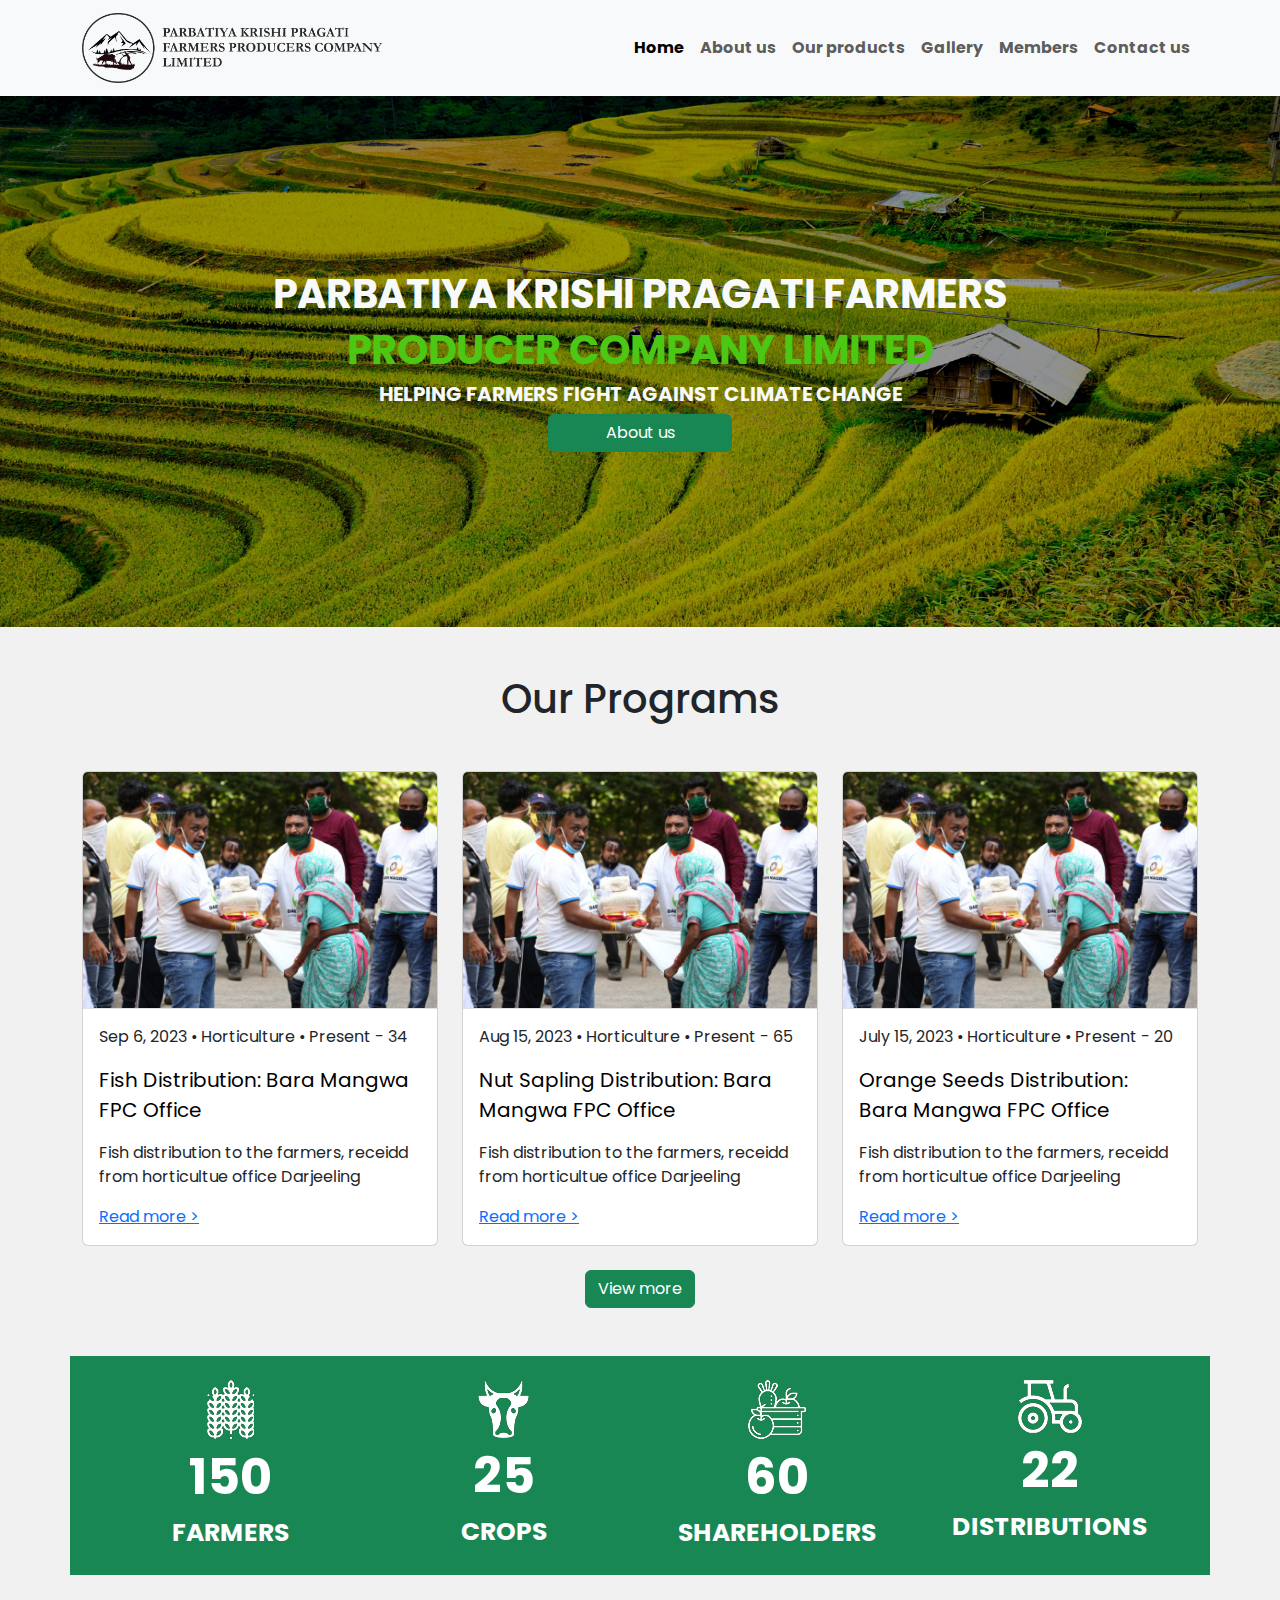
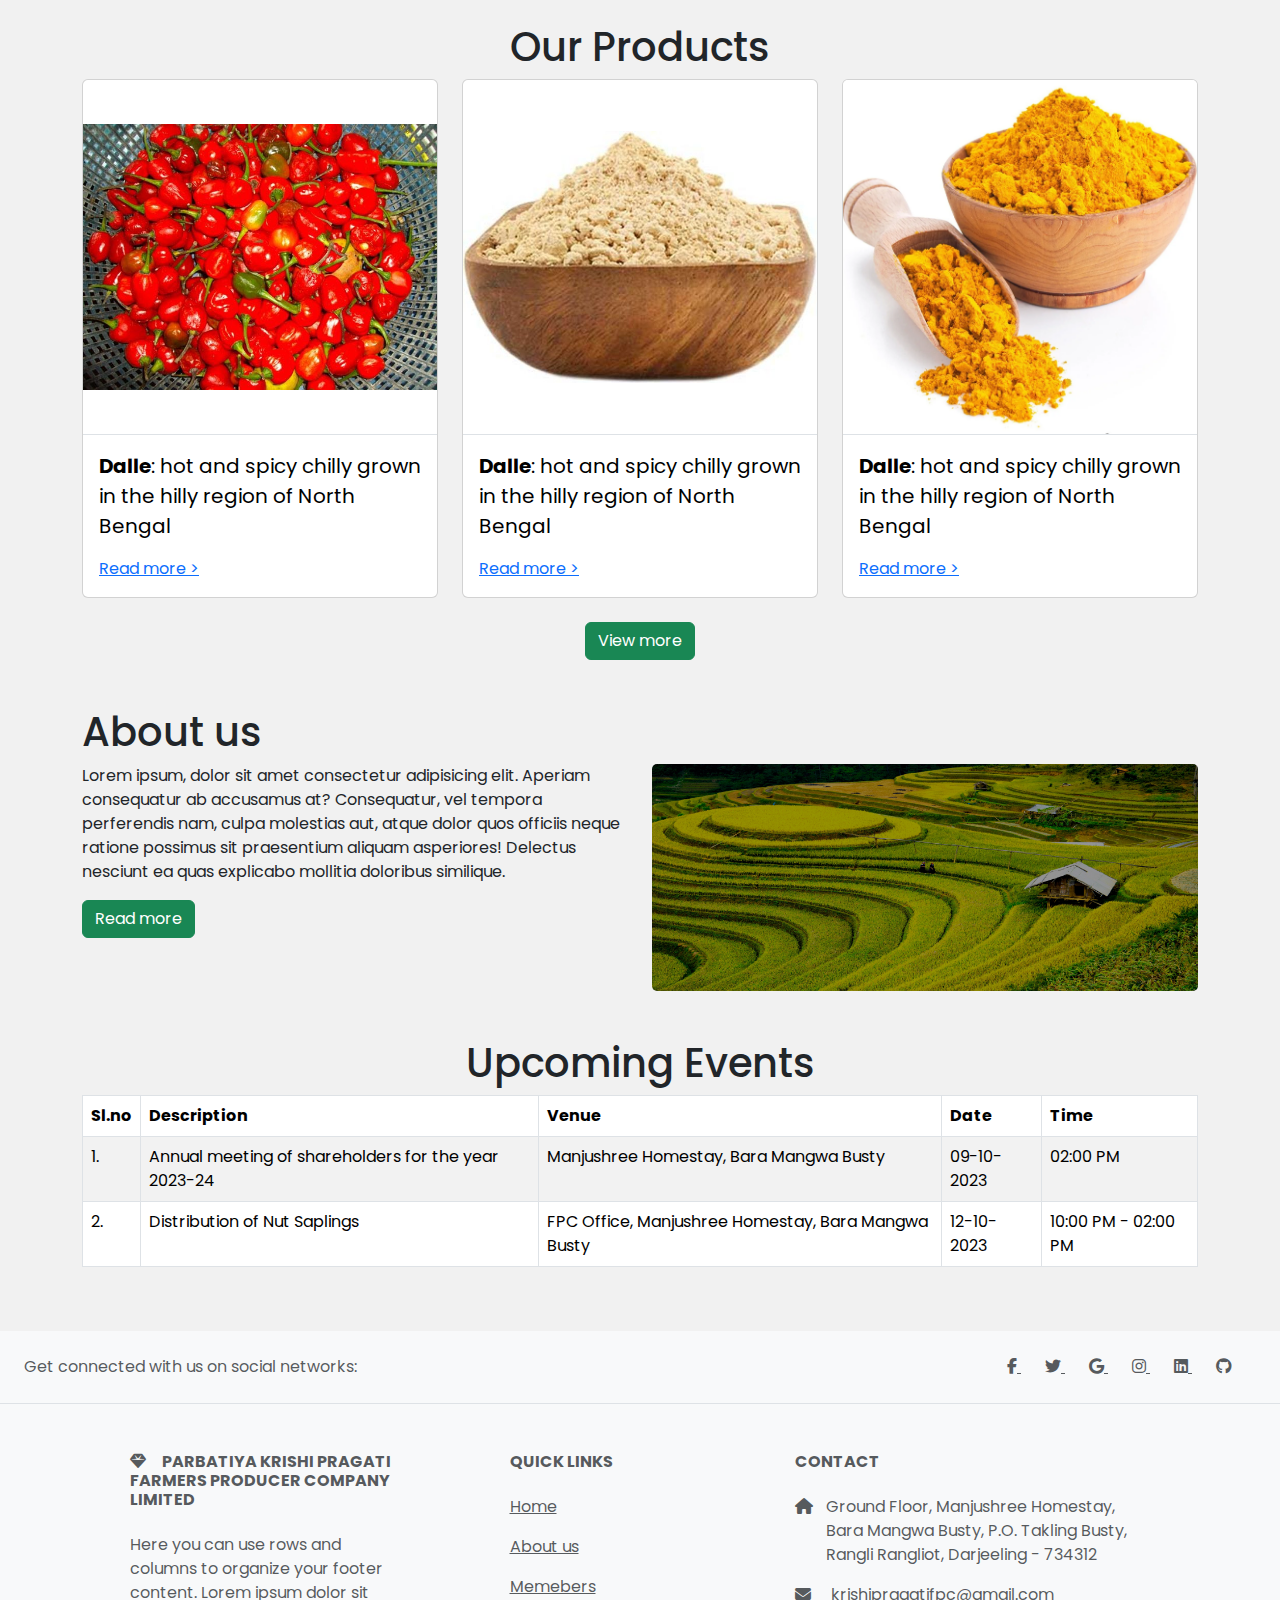
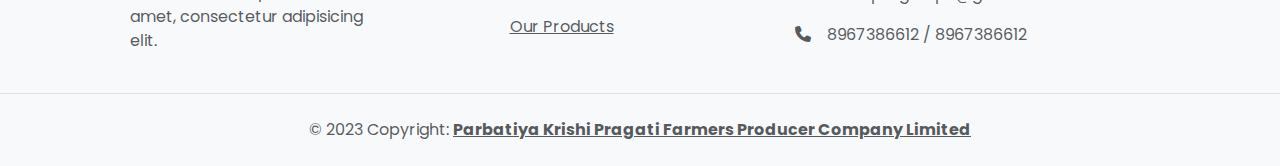
<file: index.html>
<!DOCTYPE html>
<html>

<head>
    <meta charset="UTF-8">
    <meta name="viewport" content="width=device-width, initial-scale=1.0">
    <title>Homepage | PKPFPC</title>
    <link rel="stylesheet" href="https://cdn.jsdelivr.net/npm/bootstrap@5.3.0/dist/css/bootstrap.min.css">
    <link rel="stylesheet" href="https://cdnjs.cloudflare.com/ajax/libs/font-awesome/6.4.2/css/all.min.css">
    <link rel="stylesheet" href="styles.css">
</head>

<body>
    <nav class="navbar navbar-expand-lg bg-body-tertiary" style="background-color: #77e21f;">
        <div class="container">
            <a class="navbar-brand" href="index.html"><img src="logo.jpg" alt="" srcset=""></a>
            <button class="navbar-toggler" type="button" data-bs-toggle="collapse" data-bs-target="#navbarNav"
                aria-controls="navbarNav" aria-expanded="false" aria-label="Toggle navigation">
                <span class="navbar-toggler-icon"></span>
            </button>
            <div class="collapse navbar-collapse" id="navbarNav">
                <ul class="navbar-nav" style="margin-left: auto;">
                    <li class="nav-item">
                        <a class="nav-link active" aria-current="page" href="index.html">Home</a>
                    </li>
                    <li class="nav-item">
                        <a class="nav-link" href="aboutus.html">About us</a>
                    </li>
                    <li class="nav-item">
                        <a class="nav-link" href="products.html">Our products</a>
                    </li>
                    <li class="nav-item">
                        <a class="nav-link" href="gallery.html">Gallery</a>
                    </li>
                    <li class="nav-item">
                        <a class="nav-link" href="members.html">Members</a>
                    </li>
                    <li class="nav-item">
                        <a class="nav-link" href="#contact">Contact us</a>
                    </li>
                </ul>
            </div>
        </div>
    </nav>
    <div class="main-img" style="position: relative;">
        <img src="images/terrace-farming.jpg" alt="Background Image" style="width: 100%; height: auto;" />
        <div class="d-flex flex-column justify-content-center align-items-center"
            style="position: absolute; top: 0; left: 0; right: 0; bottom: 0;">
            <div class="text-center text-light main-text" style="position: relative; max-width: 80%;">
                <h1 class="responsive-text">PARBATIYA KRISHI PRAGATI FARMERS</h1>
                <h1 style="color: #4BC714" class="responsive-text">PRODUCER COMPANY LIMITED</h1>
                <h5 class="responsive-text">HELPING FARMERS FIGHT AGAINST CLIMATE CHANGE</h5>
                <button class="btn btn-success"><span>About us</span></button>
            </div>
        </div>
    </div>

    <!-- our  programs -->
    <div class="container mt-5">
        <h1 class="text-center mb-5">Our Programs</h1>
        <div class="row mb-4">
            <div
                class="col-xl-4 col-lg-4 col-md-4 col-sm-12 mb-5 mb-xl-0 mx-lg-0 mb-md-0 d-flex justify-content-center">
                <div class="card">
                    <img src="images/distribution.jpeg" class="image card-img-top border-bottom" alt="...">
                    <div class="card-body">
                        <p class="card-text">Sep 6, 2023 • Horticulture • Present - 34</p>
                        <p class="card-text"><a href="" class="link fs-5">Fish Distribution: Bara Mangwa FPC Office</a>
                        </p>
                        <p class="card-text">Fish distribution to the farmers, receidd from horticultue office
                            Darjeeling</p>
                        <p class="card-text"><a href="">Read more ></a></p>
                    </div>
                </div>
            </div>

            <div
                class="col-xl-4 col-lg-4 col-md-4 col-sm-12 mb-5 mb-xl-0 mx-lg-0 mb-md-0 d-flex justify-content-center">
                <div class="card">
                    <img src="images/distribution.jpeg" class="image card-img-top border-bottom" alt="...">
                    <div class="card-body">
                        <p class="card-text">Aug 15, 2023 • Horticulture • Present - 65</p>
                        <p class="card-text"><a href="" class="link fs-5">Nut Sapling Distribution: Bara Mangwa FPC
                                Office</a>
                        </p>
                        <p class="card-text">Fish distribution to the farmers, receidd from horticultue office
                            Darjeeling</p>
                        <p class="card-text"><a href="">Read more ></a></p>
                    </div>
                </div>
            </div>

            <div class="col-xl-4 col-lg-4 col-md-4 col-sm-12 d-flex justify-content-center">
                <div class="card">
                    <img src="images/distribution.jpeg" class="image card-img-top border-bottom" alt="...">
                    <div class="card-body">
                        <p class="card-text">July 15, 2023 • Horticulture • Present - 20</p>
                        <p class="card-text"><a href="" class="link fs-5">Orange Seeds Distribution: Bara Mangwa FPC
                                Office</a>
                        </p>
                        <p class="card-text">Fish distribution to the farmers, receidd from horticultue office
                            Darjeeling</p>
                        <p class="card-text"><a href="">Read more ></a></p>
                    </div>
                </div>
            </div>
        </div>

        <div class="button text-center">
            <a href="products.html"><button class="btn btn-success w-lg-25 w-xl-25 w-md-25">View more</button></a>
        </div>

    </div>
    <!-- our programs end -->

    <!-- count section start -->
    <div class="container mt-5 mb-5 bg-success text-center">
        <div class="row p-4">
            <div class="col-xl-3 col-lg-3 col-md-3 col-sm-12 p-xl-0 p-lg-0 p-md-0 p-5">
                <div><img src="images/1.png" alt="" srcset=""></div>
                <div class="count">150</div>
                <div class="count-title">FARMERS</div>
            </div>
            <div class="col-xl-3 col-lg-3 col-md-3 col-sm-12 p-xl-0 p-lg-0 p-md-0 p-5">
                <div><img src="images/2.png" alt="" srcset=""></div>
                <div class="count">25</div>
                <div class="count-title">CROPS</div>
            </div>
            <div class="col-xl-3 col-lg-3 col-md-3 col-sm-12 p-xl-0 p-lg-0 p-md-0 p-5">
                <div><img src="images/3.png" alt="" srcset=""></div>
                <div class="count">60</div>
                <div class="count-title">SHAREHOLDERS</div>
            </div>
            <div class="col-xl-3 col-lg-3 col-md-3 col-sm-12 p-xl-0 p-lg-0 p-md-0 p-5">
                <div><img src="images/4.png" alt="" srcset=""></div>
                <div class="count">22</div>
                <div class="count-title">DISTRIBUTIONS</div>
            </div>
        </div>
    </div>
    <!-- count section end -->

    <!-- our products -->
    <div class="container mt-5">
        <h1 class="text-center">Our Products</h1>
        <div class="row mb-4">
            <div
                class="col-xl-4 col-lg-4 col-md-4 col-sm-12 mb-5 mb-xl-0 mx-lg-0 mb-md-0 d-flex justify-content-center">
                <div class="card">
                    <img src="images/dalle.jpg" class="image card-img-top border-bottom" alt="...">
                    <div class="card-body">
                        <p class="card-text"><a href="" class="link fs-5"><b>Dalle</b>: hot and spicy chilly grown in
                                the hilly region of North Bengal</a>
                        </p>
                        <p class="card-text"><a href="">Read more ></a></p>
                    </div>
                </div>
            </div>

            <div
                class="col-xl-4 col-lg-4 col-md-4 col-sm-12 mb-5 mb-xl-0 mx-lg-0 mb-md-0 d-flex justify-content-center">
                <div class="card">
                    <img src="images/mix-chamba.jpeg" class="image card-img-top border-bottom" alt="...">
                    <div class="card-body">
                        <p class="card-text"><a href="" class="link fs-5"><b>Dalle</b>: hot and spicy chilly grown in
                                the hilly region of North Bengal</a>
                        </p>
                        <p class="card-text"><a href="">Read more ></a></p>
                    </div>
                </div>
            </div>

            <div class="col-xl-4 col-lg-4 col-md-4 col-sm-12 d-flex justify-content-center">
                <div class="card">
                    <img src="images/turmeric-powder.webp" class="image card-img-top border-bottom" alt="...">
                    <div class="card-body">
                        <p class="card-text"><a href="" class="link fs-5"><b>Dalle</b>: hot and spicy chilly grown in
                                the hilly region of North Bengal</a>
                        </p>
                        <p class="card-text"><a href="">Read more ></a></p>
                    </div>
                </div>
            </div>
        </div>

        <div class="button text-center">
            <a href=""><button class="btn btn-success w-lg-25 w-xl-25 w-md-25">View more</button></a>
        </div>
    </div>
    <!-- our products end -->

    <!-- about us -->
    <div class="container mt-5">
        <h1>About us</h1>
        <div class="row">
            <div class="col">
                <span>Lorem ipsum, dolor sit amet consectetur adipisicing elit. Aperiam consequatur ab accusamus at?
                    Consequatur, vel tempora perferendis nam, culpa molestias aut, atque dolor quos officiis neque
                    ratione possimus sit praesentium aliquam asperiores! Delectus nesciunt ea quas explicabo mollitia
                    doloribus similique.</span>
                <p class="mt-3">
                    <button class="btn btn-success">Read more</button>
                </p>
            </div>
            <div class="col">
                <img src="images/terrace-farming.jpg" class="image" style="border-radius: 5px;" alt="" srcset="">
            </div>
        </div>
    </div>
    <!-- about us end-->

    <!-- upcoming events start-->
    <div class="container mb-5 mt-5">
        <h1 class="text-center">Upcoming Events</h1>
        <div class="table-responsive">
            <table class="table table-bordered table-striped">
                <thead>
                    <th>Sl.no</th>
                    <th>Description</th>
                    <th>Venue</th>
                    <th>Date</th>
                    <th>Time</th>
                </thead>
                <tbody>
                    <tr>
                        <td>1.</td>
                        <td>Annual meeting of shareholders for the year 2023-24</td>
                        <td>Manjushree Homestay, Bara Mangwa Busty</td>
                        <td>09-10-2023</td>
                        <td>02:00 PM</td>
                    </tr>
                    <tr>
                        <td>2.</td>
                        <td>Distribution of Nut Saplings</td>
                        <td>FPC Office, Manjushree Homestay, Bara Mangwa Busty</td>
                        <td>12-10-2023</td>
                        <td>10:00 PM - 02:00 PM</td>
                    </tr>
                </tbody>
            </table>
        </div>
    </div>
    <!-- upcoming events end -->

    <!-- Footer -->
    <footer class="text-center text-lg-start bg-light text-muted mt-5">
        <!-- Section: Social media -->
        <section class="d-flex justify-content-center justify-content-lg-between p-4 border-bottom">
            <!-- Left -->
            <div class="me-5 d-none d-lg-block">
                <span>Get connected with us on social networks:</span>
            </div>
            <!-- Left -->

            <!-- Right -->
            <div>
                <a href="" class="me-4 text-reset">
                    <i class="fab fa-facebook-f"></i>
                    <!-- <i class="fa fa-facebook" aria-hidden="true"></i> -->
                </a>
                <a href="" class="me-4 text-reset">
                    <i class="fab fa-twitter"></i>
                </a>
                <a href="" class="me-4 text-reset">
                    <i class="fab fa-google"></i>
                </a>
                <a href="" class="me-4 text-reset">
                    <i class="fab fa-instagram"></i>
                </a>
                <a href="" class="me-4 text-reset">
                    <i class="fab fa-linkedin"></i>
                </a>
                <a href="" class="me-4 text-reset">
                    <i class="fab fa-github"></i>
                </a>
            </div>
            <!-- Right -->
        </section>
        <!-- Section: Social media -->

        <!-- Section: Links  -->
        <section class="">
            <div class="container text-center text-md-start mt-5">
                <!-- Grid row -->
                <div class="row mt-3">
                    <!-- Grid column -->
                    <div class="col-md-3 col-lg-4 col-xl-3 mx-auto mb-4">
                        <!-- Content -->
                        <h6 class="text-uppercase fw-bold mb-4">
                            <i class="fas fa-gem me-3"></i>Parbatiya Krishi Pragati Farmers Producer Company Limited
                        </h6>
                        <p>
                            Here you can use rows and columns to organize your footer content. Lorem ipsum
                            dolor sit amet, consectetur adipisicing elit.
                        </p>
                    </div>
                    <!-- Grid column -->

                    <!-- Grid column -->
                    <div class="col-md-2 col-lg-2 col-xl-2 mx-auto mb-4">
                        <!-- Links -->
                        <h6 class="text-uppercase fw-bold mb-4">
                            Quick links
                        </h6>
                        <p>
                            <a href="#!" class="text-reset">Home</a>
                        </p>
                        <p>
                            <a href="#!" class="text-reset">About us</a>
                        </p>
                        <p>
                            <a href="#!" class="text-reset">Memebers</a>
                        </p>
                        <p>
                            <a href="#!" class="text-reset">Our Products</a>
                        </p>
                    </div>
                    <!-- Grid column -->

                    <!-- Grid column -->
                    <!-- <div class="col-md-3 col-lg-2 col-xl-2 mx-auto mb-4">
                        <h6 class="text-uppercase fw-bold mb-4">
                            Useful links
                        </h6>
                        <p>
                            <a href="#!" class="text-reset">Pricing</a>
                        </p>
                        <p>
                            <a href="#!" class="text-reset">Settings</a>
                        </p>
                        <p>
                            <a href="#!" class="text-reset">Orders</a>
                        </p>
                        <p>
                            <a href="#!" class="text-reset">Help</a>
                        </p>
                    </div> -->
                    <!-- Grid column -->

                    <!-- Grid column -->
                    <div class="col-md-4 col-lg-4 col-xl-4 mx-auto mb-md-0 mb-4" id="contact">
                        <!-- Links -->
                        <h6 class="text-uppercase fw-bold mb-4">Contact</h6>
                        <p>
                        <div class="row">
                            <div class="col-1">
                                <i class="fas fa-home me-3"></i>
                            </div>
                            <div class="col-11">
                                <span class="text-start">Ground Floor, Manjushree Homestay, Bara Mangwa Busty, P.O.
                                    Takling Busty, Rangli Rangliot, Darjeeling - 734312</span>
                            </div>
                        </div>
                        </p>
                        <p>
                            <i class="fas fa-envelope me-3"></i>
                            krishipragatifpc@gmail.com
                        </p>
                        <p><i class="fas fa-phone me-3"></i>8967386612 / 8967386612</p>
                        <!-- <p><i class="fas fa-print me-3"></i> + 01 234 567 89</p> -->
                    </div>
                    <!-- Grid column -->
                </div>
                <!-- Grid row -->
            </div>
        </section>
        <!-- Section: Links  -->

        <!-- Copyright -->
        <!-- <div class="text-center p-4" style="background-color: rgba(0, 0, 0, 0.05);"> -->
        <div class="text-center p-4 border-top">
            © 2023 Copyright:
            <a class="text-reset fw-bold" href="https://mdbootstrap.com/">Parbatiya Krishi Pragati Farmers Producer
                Company Limited</a>
        </div>
        <!-- Copyright -->
    </footer>
    <!-- Footer -->

    <script src="https://cdn.jsdelivr.net/npm/bootstrap@5.3.0/dist/js/bootstrap.min.js"></script>
</body>

</html>
</file>
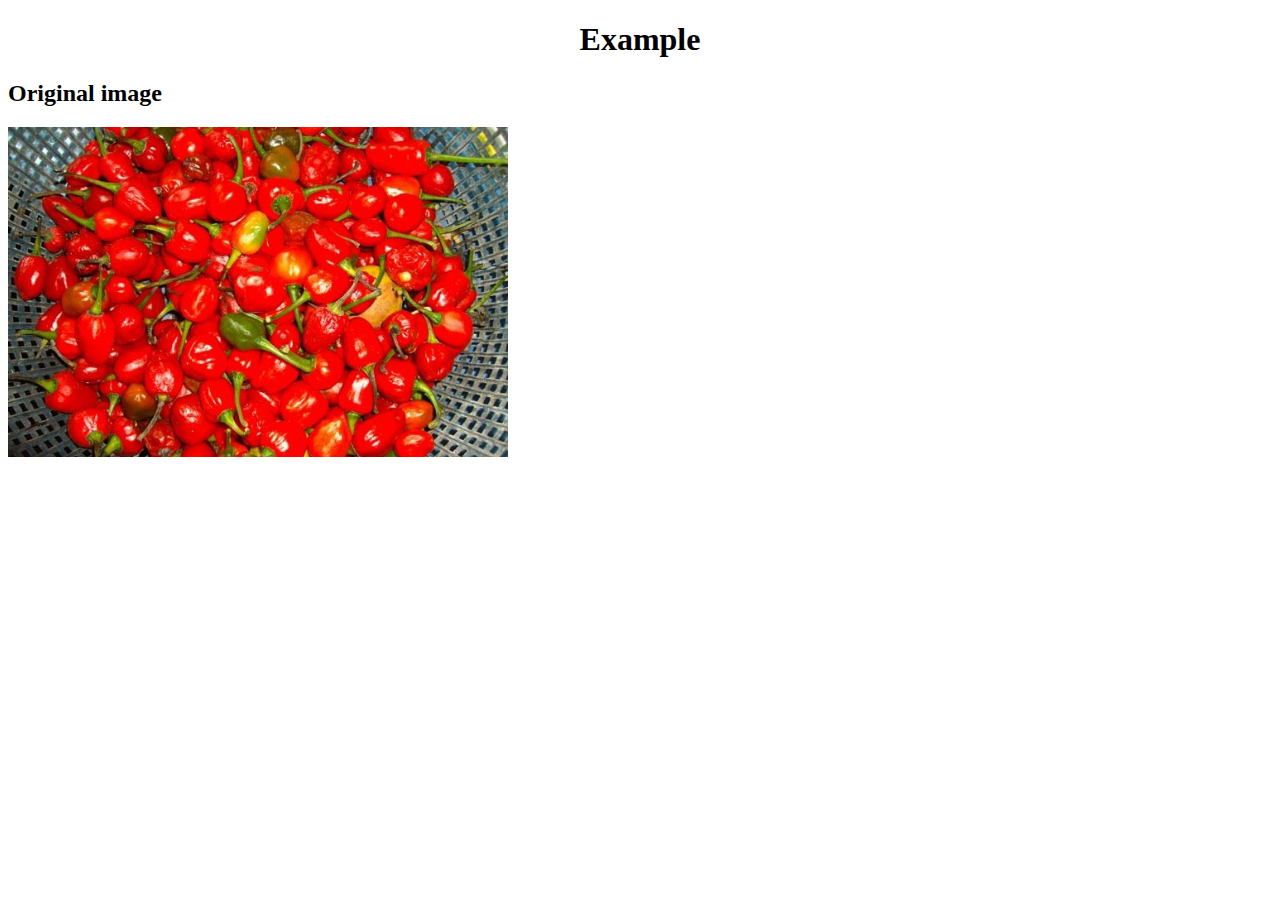
<file: check.html>
<!DOCTYPE html>
<html>
<head>
    <title>Title of the document</title>
    <style>
        h1 {
            text-align: center;
        }
        .overlay {
            width: 100%;
            height: 100%;
            background-color: rgba(0, 0, 0, 0.5);
            position: absolute;
            top: 0;
            left: 0;
            opacity: 0;
            transition: opacity 0.3s;
        }
        .image-container {
            width: 500px;
            height: 330px;
            position: relative;
            margin-bottom: 20px;
            overflow: hidden;
        }
        .image {
            width: 100%;
            height: 100%;
            object-fit: cover;
        }
        .view-button {
            position: absolute;
            top: 50%;
            left: 50%;
            transform: translate(-50%, -50%);
            background-color: rgba(255, 255, 255, 0.7);
            padding: 10px 20px;
            border: none;
            cursor: pointer;
            display: none;
        }
        .image-container:hover .overlay {
            opacity: 1;
        }
        .image-container:hover .view-button {
            display: block;
        }
    </style>
</head>
<body>
    <h1>Example</h1>
    <h2>Original image</h2>
    <div class="image-container">
        <img class="image" src="images/dalle.jpg" alt="Image" />
        <div class="overlay"></div>
        <button class="view-button">View</button>
    </div>
</body>
</html>
</file>
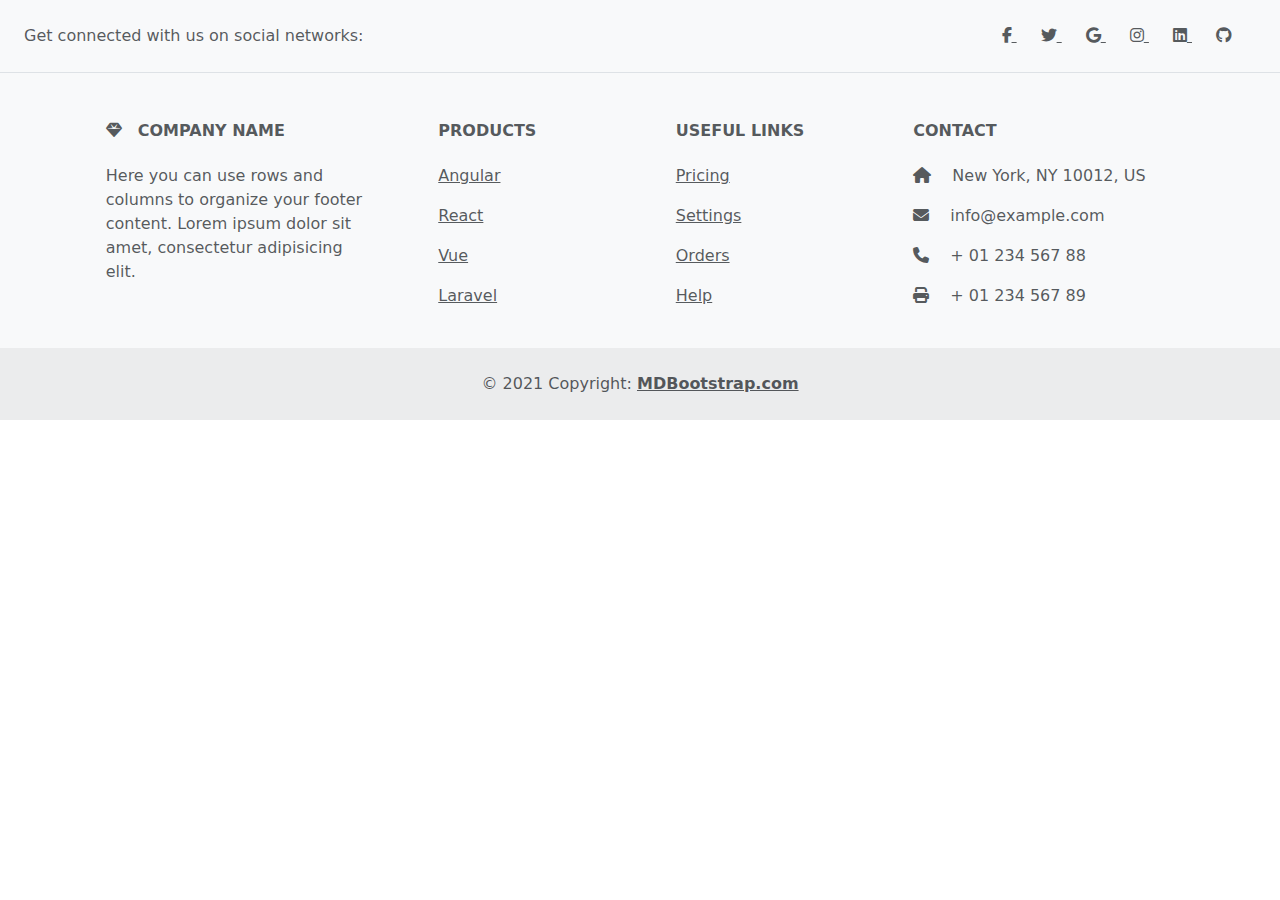
<file: footer.html>
<!DOCTYPE html>
<html>

<head>
    <meta charset="UTF-8">
    <meta name="viewport" content="width=device-width, initial-scale=1.0">
    <title>Bootstrap 5 Boilerplate</title>
    <link rel="stylesheet" href="https://cdn.jsdelivr.net/npm/bootstrap@5.3.0/dist/css/bootstrap.min.css">
    <link rel="stylesheet" href="https://cdnjs.cloudflare.com/ajax/libs/font-awesome/6.4.2/css/all.min.css">
</head>

<body>
    <!-- Footer -->
    <footer class="text-center text-lg-start bg-light text-muted">
        <!-- Section: Social media -->
        <section class="d-flex justify-content-center justify-content-lg-between p-4 border-bottom">
            <!-- Left -->
            <div class="me-5 d-none d-lg-block">
                <span>Get connected with us on social networks:</span>
            </div>
            <!-- Left -->

            <!-- Right -->
            <div>
                <a href="" class="me-4 text-reset">
                    <i class="fab fa-facebook-f"></i>
                    <!-- <i class="fa fa-facebook" aria-hidden="true"></i> -->
                </a>
                <a href="" class="me-4 text-reset">
                    <i class="fab fa-twitter"></i>
                </a>
                <a href="" class="me-4 text-reset">
                    <i class="fab fa-google"></i>
                </a>
                <a href="" class="me-4 text-reset">
                    <i class="fab fa-instagram"></i>
                </a>
                <a href="" class="me-4 text-reset">
                    <i class="fab fa-linkedin"></i>
                </a>
                <a href="" class="me-4 text-reset">
                    <i class="fab fa-github"></i>
                </a>
            </div>
            <!-- Right -->
        </section>
        <!-- Section: Social media -->

        <!-- Section: Links  -->
        <section class="">
            <div class="container text-center text-md-start mt-5">
                <!-- Grid row -->
                <div class="row mt-3">
                    <!-- Grid column -->
                    <div class="col-md-3 col-lg-4 col-xl-3 mx-auto mb-4">
                        <!-- Content -->
                        <h6 class="text-uppercase fw-bold mb-4">
                            <i class="fas fa-gem me-3"></i>Company name
                        </h6>
                        <p>
                            Here you can use rows and columns to organize your footer content. Lorem ipsum
                            dolor sit amet, consectetur adipisicing elit.
                        </p>
                    </div>
                    <!-- Grid column -->

                    <!-- Grid column -->
                    <div class="col-md-2 col-lg-2 col-xl-2 mx-auto mb-4">
                        <!-- Links -->
                        <h6 class="text-uppercase fw-bold mb-4">
                            Products
                        </h6>
                        <p>
                            <a href="#!" class="text-reset">Angular</a>
                        </p>
                        <p>
                            <a href="#!" class="text-reset">React</a>
                        </p>
                        <p>
                            <a href="#!" class="text-reset">Vue</a>
                        </p>
                        <p>
                            <a href="#!" class="text-reset">Laravel</a>
                        </p>
                    </div>
                    <!-- Grid column -->

                    <!-- Grid column -->
                    <div class="col-md-3 col-lg-2 col-xl-2 mx-auto mb-4">
                        <!-- Links -->
                        <h6 class="text-uppercase fw-bold mb-4">
                            Useful links
                        </h6>
                        <p>
                            <a href="#!" class="text-reset">Pricing</a>
                        </p>
                        <p>
                            <a href="#!" class="text-reset">Settings</a>
                        </p>
                        <p>
                            <a href="#!" class="text-reset">Orders</a>
                        </p>
                        <p>
                            <a href="#!" class="text-reset">Help</a>
                        </p>
                    </div>
                    <!-- Grid column -->

                    <!-- Grid column -->
                    <div class="col-md-4 col-lg-3 col-xl-3 mx-auto mb-md-0 mb-4">
                        <!-- Links -->
                        <h6 class="text-uppercase fw-bold mb-4">Contact</h6>
                        <p><i class="fas fa-home me-3"></i> New York, NY 10012, US</p>
                        <p>
                            <i class="fas fa-envelope me-3"></i>
                            info@example.com
                        </p>
                        <p><i class="fas fa-phone me-3"></i> + 01 234 567 88</p>
                        <p><i class="fas fa-print me-3"></i> + 01 234 567 89</p>
                    </div>
                    <!-- Grid column -->
                </div>
                <!-- Grid row -->
            </div>
        </section>
        <!-- Section: Links  -->

        <!-- Copyright -->
        <div class="text-center p-4" style="background-color: rgba(0, 0, 0, 0.05);">
            © 2021 Copyright:
            <a class="text-reset fw-bold" href="https://mdbootstrap.com/">MDBootstrap.com</a>
        </div>
        <!-- Copyright -->
    </footer>
    <!-- Footer -->
</body>

</html>
</file>
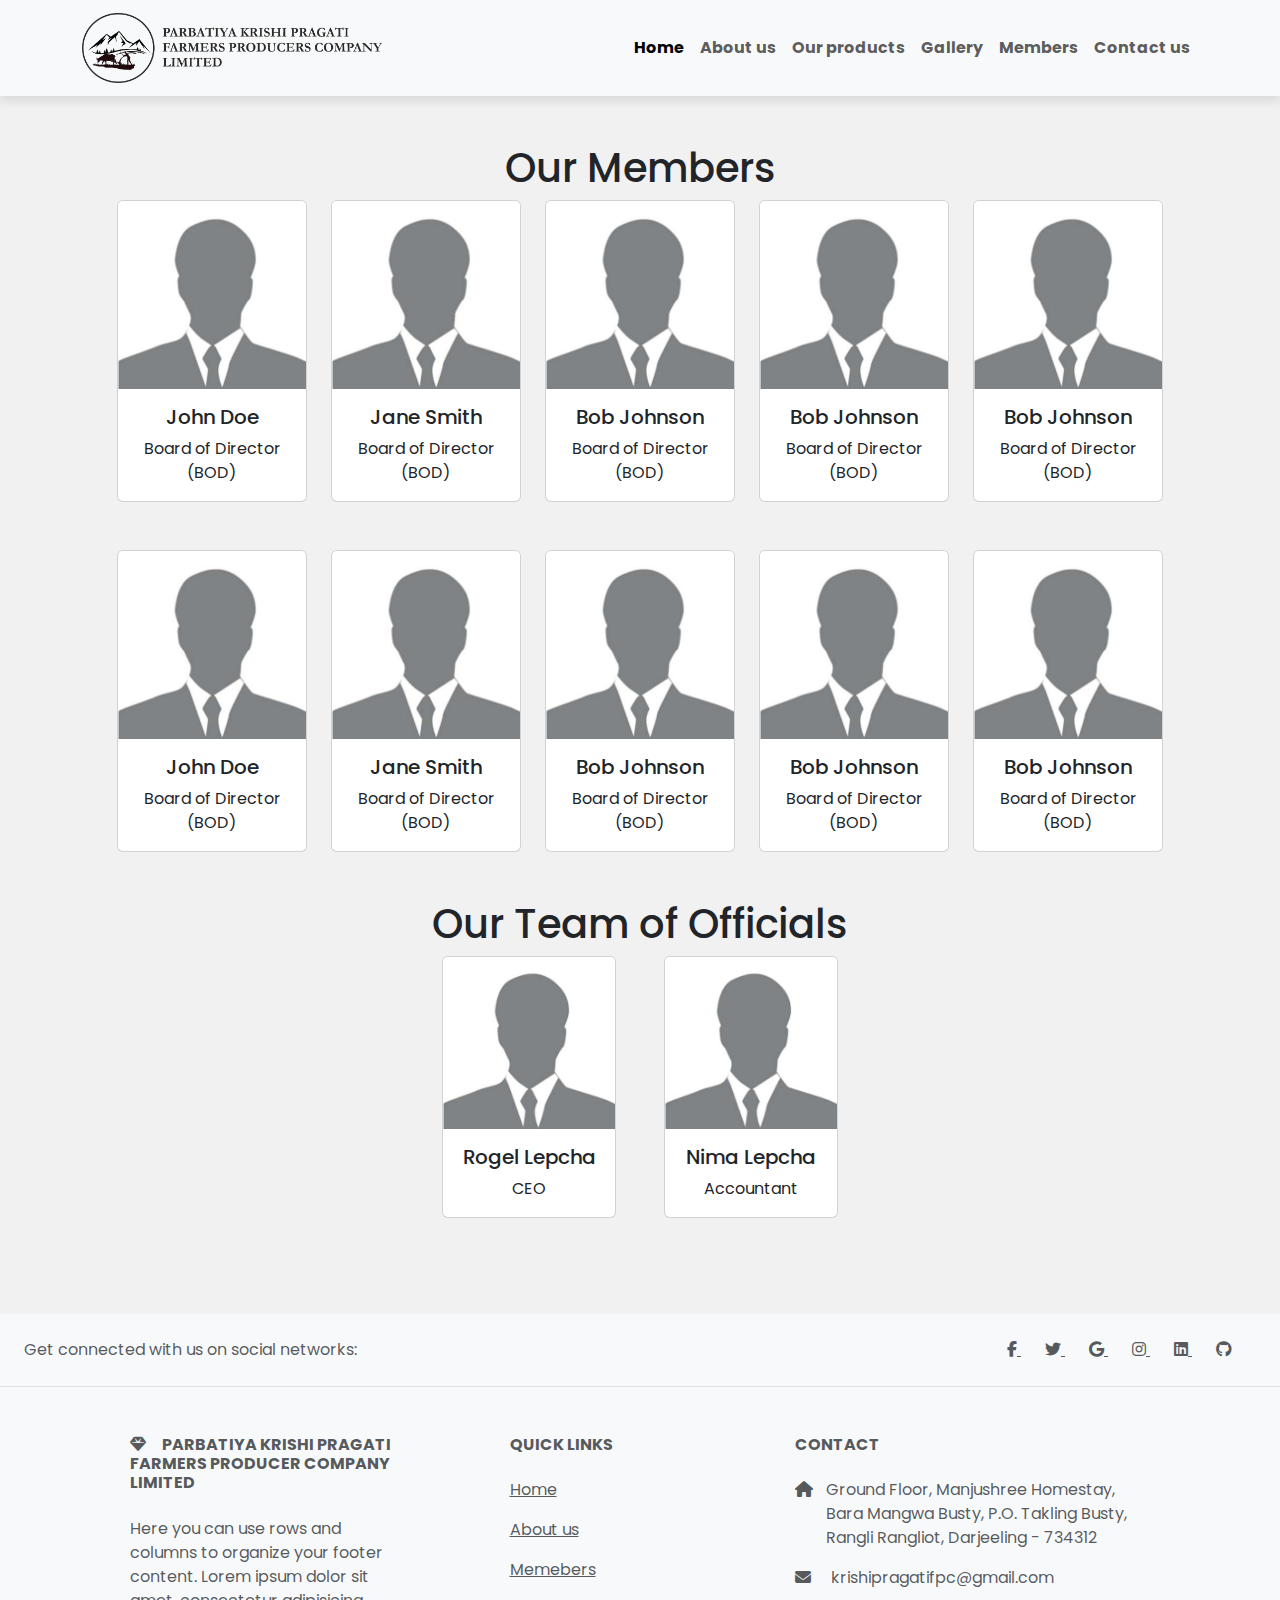
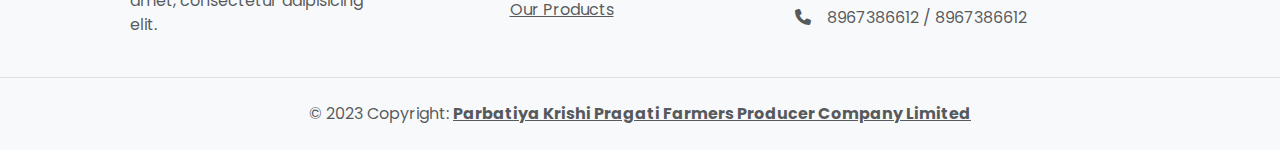
<file: members.html>
<!DOCTYPE html>
<html>

<head>
    <meta charset="UTF-8">
    <meta name="viewport" content="width=device-width, initial-scale=1.0">
    <title>Our Memebers</title>
    <link rel="stylesheet" href="https://cdn.jsdelivr.net/npm/bootstrap@5.3.0/dist/css/bootstrap.min.css">
    <link rel="stylesheet" href="https://cdnjs.cloudflare.com/ajax/libs/font-awesome/6.4.2/css/all.min.css">
    <link rel="stylesheet" href="styles.css">
</head>

<body>
    <nav class="navbar navbar-expand-lg bg-body-tertiary" style="background-color: #77e21f;">
        <div class="container">
            <a class="navbar-brand" href="index.html"><img src="logo.jpg" alt="" srcset=""></a>
            <button class="navbar-toggler" type="button" data-bs-toggle="collapse" data-bs-target="#navbarNav"
                aria-controls="navbarNav" aria-expanded="false" aria-label="Toggle navigation">
                <span class="navbar-toggler-icon"></span>
            </button>
            <div class="collapse navbar-collapse" id="navbarNav">
                <ul class="navbar-nav" style="margin-left: auto;">
                    <li class="nav-item">
                        <a class="nav-link active" aria-current="page" href="index.html">Home</a>
                    </li>
                    <li class="nav-item">
                        <a class="nav-link" href="aboutus.html">About us</a>
                    </li>
                    <li class="nav-item">
                        <a class="nav-link" href="products.html">Our products</a>
                    </li>
                    <li class="nav-item">
                        <a class="nav-link" href="gallery.html">Gallery</a>
                    </li>
                    <li class="nav-item">
                        <a class="nav-link" href="members.html">Members</a>
                    </li>
                    <li class="nav-item">
                        <a class="nav-link" href="#contact">Contact us</a>
                    </li>
                </ul>
            </div>
        </div>
    </nav>

    <div class="container mt-5">
        <div class="row d-flex justify-content-center text-center">
            <h1 class="text-center">Our Members</h1>
            <!-- Member 1 -->
            <div class="col-md-2 col-xl-2 col-lg-2 col-6 p-0">
                <div class="card">
                    <img src="images/profile-pic.jpg" class="card-img-top" alt="Member 1">
                    <div class="card-body">
                        <h5 class="card-title">John Doe</h5>
                        <p class="card-text">Board of Director (BOD)</p>
                        <!-- <a href="#" class="btn btn-primary">Read More</a> -->
                    </div>
                </div>
            </div>

            <!-- Member 2 -->
            <div class="col-md-2 col-xl-2 col-lg-2 col-6 p-0 mx-4">
                <div class="card">
                    <img src="images/profile-pic.jpg" class="card-img-top" alt="Member 2">
                    <div class="card-body">
                        <h5 class="card-title">Jane Smith</h5>
                        <p class="card-text">Board of Director (BOD)</p>
                        <!-- <a href="#" class="btn btn-primary">Read More</a> -->
                    </div>
                </div>
            </div>

            <!-- Member 3 -->
            <div class="col-md-2 col-xl-2 col-lg-2 col-6 p-0">
                <div class="card">
                    <img src="images/profile-pic.jpg" class="card-img-top" alt="Member 3">
                    <div class="card-body">
                        <h5 class="card-title">Bob Johnson</h5>
                        <p class="card-text">Board of Director (BOD)</p>
                        <!-- <a href="#" class="btn btn-primary">Read More</a> -->
                    </div>
                </div>
            </div>

            <!-- Member 3 -->
            <div class="col-md-2 col-xl-2 col-lg-2 col-6 p-0 mx-4">
                <div class="card">
                    <img src="images/profile-pic.jpg" class="card-img-top" alt="Member 4">
                    <div class="card-body">
                        <h5 class="card-title">Bob Johnson</h5>
                        <p class="card-text">Board of Director (BOD)</p>
                        <!-- <a href="#" class="btn btn-primary">Read More</a> -->
                    </div>
                </div>
            </div>

            <div class="col-md-2 col-xl-2 col-lg-2 col-6 p-0">
                <div class="card">
                    <img src="images/profile-pic.jpg" class="card-img-top" alt="Member 4">
                    <div class="card-body">
                        <h5 class="card-title">Bob Johnson</h5>
                        <p class="card-text">Board of Director (BOD)</p>
                        <!-- <a href="#" class="btn btn-primary">Read More</a> -->
                    </div>
                </div>
            </div>

        </div>
        <div class="row bd-flex justify-content-center mt-5 text-center">
            <!-- Member 1 -->
            <div class="col-md-2 col-xl-2 col-lg-2 col-6 p-0">
                <div class="card">
                    <img src="images/profile-pic.jpg" class="card-img-top" alt="Member 1">
                    <div class="card-body">
                        <h5 class="card-title">John Doe</h5>
                        <p class="card-text">Board of Director (BOD)</p>
                        <!-- <a href="#" class="btn btn-primary">Read More</a> -->
                    </div>
                </div>
            </div>

            <!-- Member 2 -->
            <div class="col-md-2 col-xl-2 col-lg-2 col-6 p-0 mx-4">
                <div class="card">
                    <img src="images/profile-pic.jpg" class="card-img-top" alt="Member 2">
                    <div class="card-body">
                        <h5 class="card-title">Jane Smith</h5>
                        <p class="card-text">Board of Director (BOD)</p>
                        <!-- <a href="#" class="btn btn-primary">Read More</a> -->
                    </div>
                </div>
            </div>

            <!-- Member 3 -->
            <div class="col-md-2 col-xl-2 col-lg-2 col-6 p-0">
                <div class="card">
                    <img src="images/profile-pic.jpg" class="card-img-top" alt="Member 3">
                    <div class="card-body">
                        <h5 class="card-title">Bob Johnson</h5>
                        <p class="card-text">Board of Director (BOD)</p>
                        <!-- <a href="#" class="btn btn-primary">Read More</a> -->
                    </div>
                </div>
            </div>

            <!-- Member 3 -->
            <div class="col-md-2 col-xl-2 col-lg-2 col-6 p-0 mx-4">
                <div class="card">
                    <img src="images/profile-pic.jpg" class="card-img-top" alt="Member 4">
                    <div class="card-body">
                        <h5 class="card-title">Bob Johnson</h5>
                        <p class="card-text">Board of Director (BOD)</p>
                        <!-- <a href="#" class="btn btn-primary">Read More</a> -->
                    </div>
                </div>
            </div>

            <div class="col-md-2 col-xl-2 col-lg-2 col-6 p-0">
                <div class="card">
                    <img src="images/profile-pic.jpg" class="card-img-top" alt="Member 4">
                    <div class="card-body">
                        <h5 class="card-title">Bob Johnson</h5>
                        <p class="card-text">Board of Director (BOD)</p>
                        <!-- <a href="#" class="btn btn-primary">Read More</a> -->
                    </div>
                </div>
            </div>
        </div>

        <div class="row d-flex justify-content-center text-center p-5">
            <h1 class="text-center">Our Team of Officials</h1>
            <div class="col-xl-2 col-lg-2 col-6 p-0 mx-4">
                <div class="card">
                    <img src="images/profile-pic.jpg" class="card-img-top" alt="Member 4">
                    <div class="card-body">
                        <h5 class="card-title">Rogel Lepcha</h5>
                        <p class="card-text">CEO</p>
                        <!-- <a href="#" class="btn btn-primary">Read More</a> -->
                    </div>
                </div>
            </div>
            <div class="col-md-2 col-xl-2 col-lg-2 col-6 p-0 mx-4">
                <div class="card">
                    <img src="images/profile-pic.jpg" class="card-img-top" alt="Member 4">
                    <div class="card-body">
                        <h5 class="card-title">Nima Lepcha</h5>
                        <p class="card-text">Accountant</p>
                        <!-- <a href="#" class="btn btn-primary">Read More</a> -->
                    </div>
                </div>
            </div>
        </div>
    </div>
    <!-- Footer -->
    <footer class="text-center text-lg-start bg-light text-muted mt-5">
        <!-- Section: Social media -->
        <section class="d-flex justify-content-center justify-content-lg-between p-4 border-bottom">
            <!-- Left -->
            <div class="me-5 d-none d-lg-block">
                <span>Get connected with us on social networks:</span>
            </div>
            <!-- Left -->

            <!-- Right -->
            <div>
                <a href="" class="me-4 text-reset">
                    <i class="fab fa-facebook-f"></i>
                    <!-- <i class="fa fa-facebook" aria-hidden="true"></i> -->
                </a>
                <a href="" class="me-4 text-reset">
                    <i class="fab fa-twitter"></i>
                </a>
                <a href="" class="me-4 text-reset">
                    <i class="fab fa-google"></i>
                </a>
                <a href="" class="me-4 text-reset">
                    <i class="fab fa-instagram"></i>
                </a>
                <a href="" class="me-4 text-reset">
                    <i class="fab fa-linkedin"></i>
                </a>
                <a href="" class="me-4 text-reset">
                    <i class="fab fa-github"></i>
                </a>
            </div>
            <!-- Right -->
        </section>
        <!-- Section: Social media -->

        <!-- Section: Links  -->
        <section class="">
            <div class="container text-center text-md-start mt-5">
                <!-- Grid row -->
                <div class="row mt-3">
                    <!-- Grid column -->
                    <div class="col-md-3 col-lg-4 col-xl-3 mx-auto mb-4">
                        <!-- Content -->
                        <h6 class="text-uppercase fw-bold mb-4">
                            <i class="fas fa-gem me-3"></i>Parbatiya Krishi Pragati Farmers Producer Company Limited
                        </h6>
                        <p>
                            Here you can use rows and columns to organize your footer content. Lorem ipsum
                            dolor sit amet, consectetur adipisicing elit.
                        </p>
                    </div>
                    <!-- Grid column -->

                    <!-- Grid column -->
                    <div class="col-md-2 col-xl-2 col-lg-2 col-6 col-lg-2 col-xl-2 mx-auto mb-4">
                        <!-- Links -->
                        <h6 class="text-uppercase fw-bold mb-4">
                            Quick links
                        </h6>
                        <p>
                            <a href="#!" class="text-reset">Home</a>
                        </p>
                        <p>
                            <a href="#!" class="text-reset">About us</a>
                        </p>
                        <p>
                            <a href="#!" class="text-reset">Memebers</a>
                        </p>
                        <p>
                            <a href="#!" class="text-reset">Our Products</a>
                        </p>
                    </div>
                    <!-- Grid column -->

                    <!-- Grid column -->
                    <!-- <div class="col-md-3 col-lg-2 col-xl-2 mx-auto mb-4">
                            <h6 class="text-uppercase fw-bold mb-4">
                                Useful links
                            </h6>
                            <p>
                                <a href="#!" class="text-reset">Pricing</a>
                            </p>
                            <p>
                                <a href="#!" class="text-reset">Settings</a>
                            </p>
                            <p>
                                <a href="#!" class="text-reset">Orders</a>
                            </p>
                            <p>
                                <a href="#!" class="text-reset">Help</a>
                            </p>
                        </div> -->
                    <!-- Grid column -->

                    <!-- Grid column -->
                    <div class="col-md-4 col-lg-4 col-xl-4 mx-auto mb-md-0 mb-4" id="contact">
                        <!-- Links -->
                        <h6 class="text-uppercase fw-bold mb-4">Contact</h6>
                        <p>
                        <div class="row">
                            <div class="col-1">
                                <i class="fas fa-home me-3"></i>
                            </div>
                            <div class="col-11">
                                <span class="text-start">Ground Floor, Manjushree Homestay, Bara Mangwa Busty, P.O.
                                    Takling Busty, Rangli Rangliot, Darjeeling - 734312</span>
                            </div>
                        </div>
                        </p>
                        <p>
                            <i class="fas fa-envelope me-3"></i>
                            krishipragatifpc@gmail.com
                        </p>
                        <p><i class="fas fa-phone me-3"></i>8967386612 / 8967386612</p>
                        <!-- <p><i class="fas fa-print me-3"></i> + 01 234 567 89</p> -->
                    </div>
                    <!-- Grid column -->
                </div>
                <!-- Grid row -->
            </div>
        </section>
        <!-- Section: Links  -->

        <!-- Copyright -->
        <!-- <div class="text-center p-4" style="background-color: rgba(0, 0, 0, 0.05);"> -->
        <div class="text-center p-4 border-top">
            © 2023 Copyright:
            <a class="text-reset fw-bold" href="https://mdbootstrap.com/">Parbatiya Krishi Pragati Farmers Producer
                Company Limited</a>
        </div>
        <!-- Copyright -->
    </footer>
    <!-- Footer -->
    <script src="https://cdn.jsdelivr.net/npm/bootstrap@5.3.0/dist/js/bootstrap.min.js"></script>
</body>

</html>
</file>
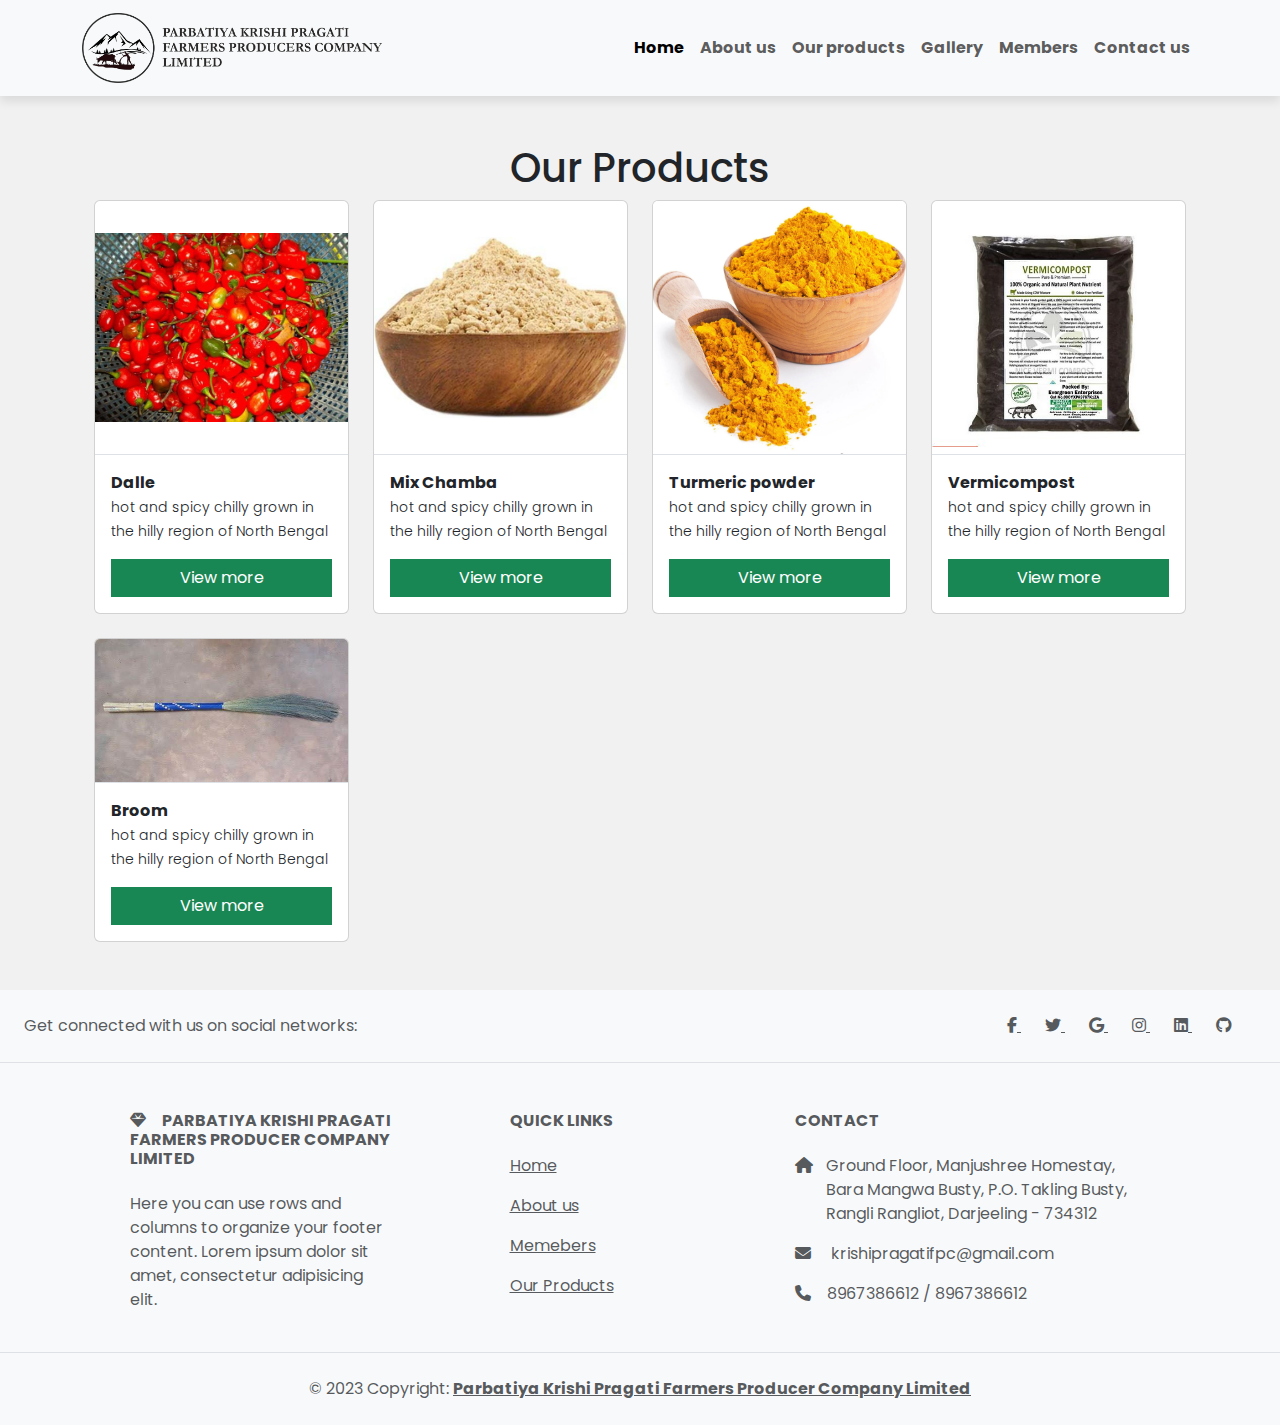
<file: products.html>
<!DOCTYPE html>
<html>

<head>
    <meta charset="UTF-8">
    <meta name="viewport" content="width=device-width, initial-scale=1.0">
    <title>Our Products</title>
    <link rel="stylesheet" href="https://cdn.jsdelivr.net/npm/bootstrap@5.3.0/dist/css/bootstrap.min.css">
    <link rel="stylesheet" href="https://cdnjs.cloudflare.com/ajax/libs/font-awesome/6.4.2/css/all.min.css">
    <link rel="stylesheet" href="styles.css">
    <style>
        .desc {
            font-size: 14px;
        }

        .btn {
            border-radius: 0;
            width: 100%;
        }
    </style>
</head>

<body>
    <nav class="navbar navbar-expand-lg bg-body-tertiary" style="background-color: #77e21f;">
        <div class="container">
            <a class="navbar-brand" href="index.html"><img src="logo.jpg" alt="" srcset=""></a>
            <button class="navbar-toggler" type="button" data-bs-toggle="collapse" data-bs-target="#navbarNav"
                aria-controls="navbarNav" aria-expanded="false" aria-label="Toggle navigation">
                <span class="navbar-toggler-icon"></span>
            </button>
            <div class="collapse navbar-collapse" id="navbarNav">
                <ul class="navbar-nav" style="margin-left: auto;">
                    <li class="nav-item">
                        <a class="nav-link active" aria-current="page" href="index.html">Home</a>
                    </li>
                    <li class="nav-item">
                        <a class="nav-link" href="aboutus.html">About us</a>
                    </li>
                    <li class="nav-item">
                        <a class="nav-link" href="products.html">Our products</a>
                    </li>
                    <li class="nav-item">
                        <a class="nav-link" href="gallery.html">Gallery</a>
                    </li>
                    <li class="nav-item">
                        <a class="nav-link" href="members.html">Members</a>
                    </li>
                    <li class="nav-item">
                        <a class="nav-link" href="#contact">Contact us</a>
                    </li>
                </ul>
            </div>
        </div>
    </nav>
    <div class="container">
        <!-- our products -->
        <div class="container mt-5">
            <h1 class="text-center">Our Products</h1>
            <div class="row mb-4">
                <div
                    class="col-xl-3 col-lg-3 col-md-3 col-sm-12 mb-5 mb-xl-0 mx-lg-0 mb-md-0 d-flex justify-content-center">
                    <div class="card">
                        <img src="images/dalle.jpg" class="image card-img-top border-bottom" alt="...">
                        <div class="card-body">
                            <p class="card-text">
                                <span class="fw-bold fs-6">Dalle</span><br>
                                <span class="fw-light desc">hot and spicy chilly grown in the hilly region of North
                                    Bengal</span>
                            </p>
                            <p class="card-text"><a href=""><button class="btn btn-success">View more</button></a></p>
                        </div>
                    </div>
                </div>

                <div
                    class="col-xl-3 col-lg-3 col-md-3 col-sm-12 mb-5 mb-xl-0 mx-lg-0 mb-md-0 d-flex justify-content-center">
                    <div class="card">
                        <img src="images/mix-chamba.jpeg" class="image card-img-top border-bottom" alt="...">
                        <div class="card-body">
                            <p class="card-text">
                                <span class="fw-bold fs-6">Mix Chamba</span><br>
                                <span class="fw-light desc">hot and spicy chilly grown in the hilly region of North
                                    Bengal</span>
                            </p>
                            <p class="card-text"><a href=""><button class="btn btn-success">View more</button></a></p>
                        </div>
                    </div>
                </div>

                <div class="col-xl-3 col-lg-3 col-md-3 col-sm-12 d-flex justify-content-center">
                    <div class="card">
                        <img src="images/turmeric-powder.webp" class="image card-img-top border-bottom" alt="...">
                        <div class="card-body">
                            <p class="card-text">
                                <span class="fw-bold fs-6">Turmeric powder</span><br>
                                <span class="fw-light desc">hot and spicy chilly grown in the hilly region of North
                                    Bengal</span>
                            </p>
                            <p class="card-text"><a href=""><button class="btn btn-success">View more</button></a></p>
                        </div>
                    </div>
                </div>

                <div class="col-xl-3 col-lg-3 col-md-3 col-sm-12 d-flex justify-content-center">
                    <div class="card">
                        <img src="images/vermi-compost.jpeg" class="image card-img-top border-bottom" alt="...">
                        <div class="card-body">
                            <p class="card-text">
                                <span class="fw-bold fs-6">Vermicompost</span><br>
                                <span class="fw-light desc">hot and spicy chilly grown in the hilly region of North
                                    Bengal</span>
                            </p>
                            <p class="card-text"><a href=""><button class="btn btn-success">View more</button></a></p>
                        </div>
                    </div>
                </div>
            </div>
            <div class="row mb-4">
                <div class="col-xl-3 col-lg-3 col-md-3 col-sm-12 d-flex justify-content-center">
                    <div class="card">
                        <img src="images/broom.jpeg" class="image card-img-top border-bottom" alt="...">
                        <div class="card-body">
                            <p class="card-text">
                                <span class="fw-bold fs-6">Broom</span><br>
                                <span class="fw-light desc">hot and spicy chilly grown in the hilly region of North
                                    Bengal</span>
                            </p>
                            <p class="card-text"><a href="products/broom.html"><button class="btn btn-success">View more</button></a></p>
                        </div>
                    </div>
                </div>

                <!-- <div class="col-xl-4 col-lg-4 col-md-4 col-sm-12 d-flex justify-content-center">
                    <div class="card">
                        <img src="images/turmeric-powder.webp" class="image card-img-top border-bottom" alt="...">
                        <div class="card-body">
                            <p class="card-text">
                                <span class="fw-bold fs-6">Dalle</span><br>
                                <span class="fw-light desc">hot and spicy chilly grown in the hilly region of North Bengal</span>
                            </p>
                            <p class="card-text"><a href=""><button class="btn btn-success">View more</button></a></p>
                        </div>
                    </div>
                </div> -->
            </div>
        </div>
        <!-- our products end -->
    </div>
    <!-- Footer -->
    <footer class="text-center text-lg-start bg-light text-muted mt-5">
        <!-- Section: Social media -->
        <section class="d-flex justify-content-center justify-content-lg-between p-4 border-bottom">
            <!-- Left -->
            <div class="me-5 d-none d-lg-block">
                <span>Get connected with us on social networks:</span>
            </div>
            <!-- Left -->

            <!-- Right -->
            <div>
                <a href="" class="me-4 text-reset">
                    <i class="fab fa-facebook-f"></i>
                    <!-- <i class="fa fa-facebook" aria-hidden="true"></i> -->
                </a>
                <a href="" class="me-4 text-reset">
                    <i class="fab fa-twitter"></i>
                </a>
                <a href="" class="me-4 text-reset">
                    <i class="fab fa-google"></i>
                </a>
                <a href="" class="me-4 text-reset">
                    <i class="fab fa-instagram"></i>
                </a>
                <a href="" class="me-4 text-reset">
                    <i class="fab fa-linkedin"></i>
                </a>
                <a href="" class="me-4 text-reset">
                    <i class="fab fa-github"></i>
                </a>
            </div>
            <!-- Right -->
        </section>
        <!-- Section: Social media -->

        <!-- Section: Links  -->
        <section class="">
            <div class="container text-center text-md-start mt-5">
                <!-- Grid row -->
                <div class="row mt-3">
                    <!-- Grid column -->
                    <div class="col-md-3 col-lg-4 col-xl-3 mx-auto mb-4">
                        <!-- Content -->
                        <h6 class="text-uppercase fw-bold mb-4">
                            <i class="fas fa-gem me-3"></i>Parbatiya Krishi Pragati Farmers Producer Company Limited
                        </h6>
                        <p>
                            Here you can use rows and columns to organize your footer content. Lorem ipsum
                            dolor sit amet, consectetur adipisicing elit.
                        </p>
                    </div>
                    <!-- Grid column -->

                    <!-- Grid column -->
                    <div class="col-md-2 col-xl-2 col-lg-2 col-6 col-lg-2 col-xl-2 mx-auto mb-4">
                        <!-- Links -->
                        <h6 class="text-uppercase fw-bold mb-4">
                            Quick links
                        </h6>
                        <p>
                            <a href="#!" class="text-reset">Home</a>
                        </p>
                        <p>
                            <a href="#!" class="text-reset">About us</a>
                        </p>
                        <p>
                            <a href="#!" class="text-reset">Memebers</a>
                        </p>
                        <p>
                            <a href="#!" class="text-reset">Our Products</a>
                        </p>
                    </div>
                    <!-- Grid column -->

                    <!-- Grid column -->
                    <!-- <div class="col-md-3 col-lg-2 col-xl-2 mx-auto mb-4">
                        <h6 class="text-uppercase fw-bold mb-4">
                            Useful links
                        </h6>
                        <p>
                            <a href="#!" class="text-reset">Pricing</a>
                        </p>
                        <p>
                            <a href="#!" class="text-reset">Settings</a>
                        </p>
                        <p>
                            <a href="#!" class="text-reset">Orders</a>
                        </p>
                        <p>
                            <a href="#!" class="text-reset">Help</a>
                        </p>
                    </div> -->
                    <!-- Grid column -->

                    <!-- Grid column -->
                    <div class="col-md-4 col-lg-4 col-xl-4 mx-auto mb-md-0 mb-4" id="contact">
                        <!-- Links -->
                        <h6 class="text-uppercase fw-bold mb-4">Contact</h6>
                        <p>
                        <div class="row">
                            <div class="col-1">
                                <i class="fas fa-home me-3"></i>
                            </div>
                            <div class="col-11">
                                <span class="text-start">Ground Floor, Manjushree Homestay, Bara Mangwa Busty, P.O.
                                    Takling Busty, Rangli Rangliot, Darjeeling - 734312</span>
                            </div>
                        </div>
                        </p>
                        <p>
                            <i class="fas fa-envelope me-3"></i>
                            krishipragatifpc@gmail.com
                        </p>
                        <p><i class="fas fa-phone me-3"></i>8967386612 / 8967386612</p>
                        <!-- <p><i class="fas fa-print me-3"></i> + 01 234 567 89</p> -->
                    </div>
                    <!-- Grid column -->
                </div>
                <!-- Grid row -->
            </div>
        </section>
        <!-- Section: Links  -->

        <!-- Copyright -->
        <!-- <div class="text-center p-4" style="background-color: rgba(0, 0, 0, 0.05);"> -->
        <div class="text-center p-4 border-top">
            © 2023 Copyright:
            <a class="text-reset fw-bold" href="https://mdbootstrap.com/">Parbatiya Krishi Pragati Farmers Producer
                Company Limited</a>
        </div>
        <!-- Copyright -->
    </footer>
    <!-- Footer -->

    <script src="https://cdn.jsdelivr.net/npm/bootstrap@5.3.0/dist/js/bootstrap.min.js"></script>
</body>

</html>
</file>
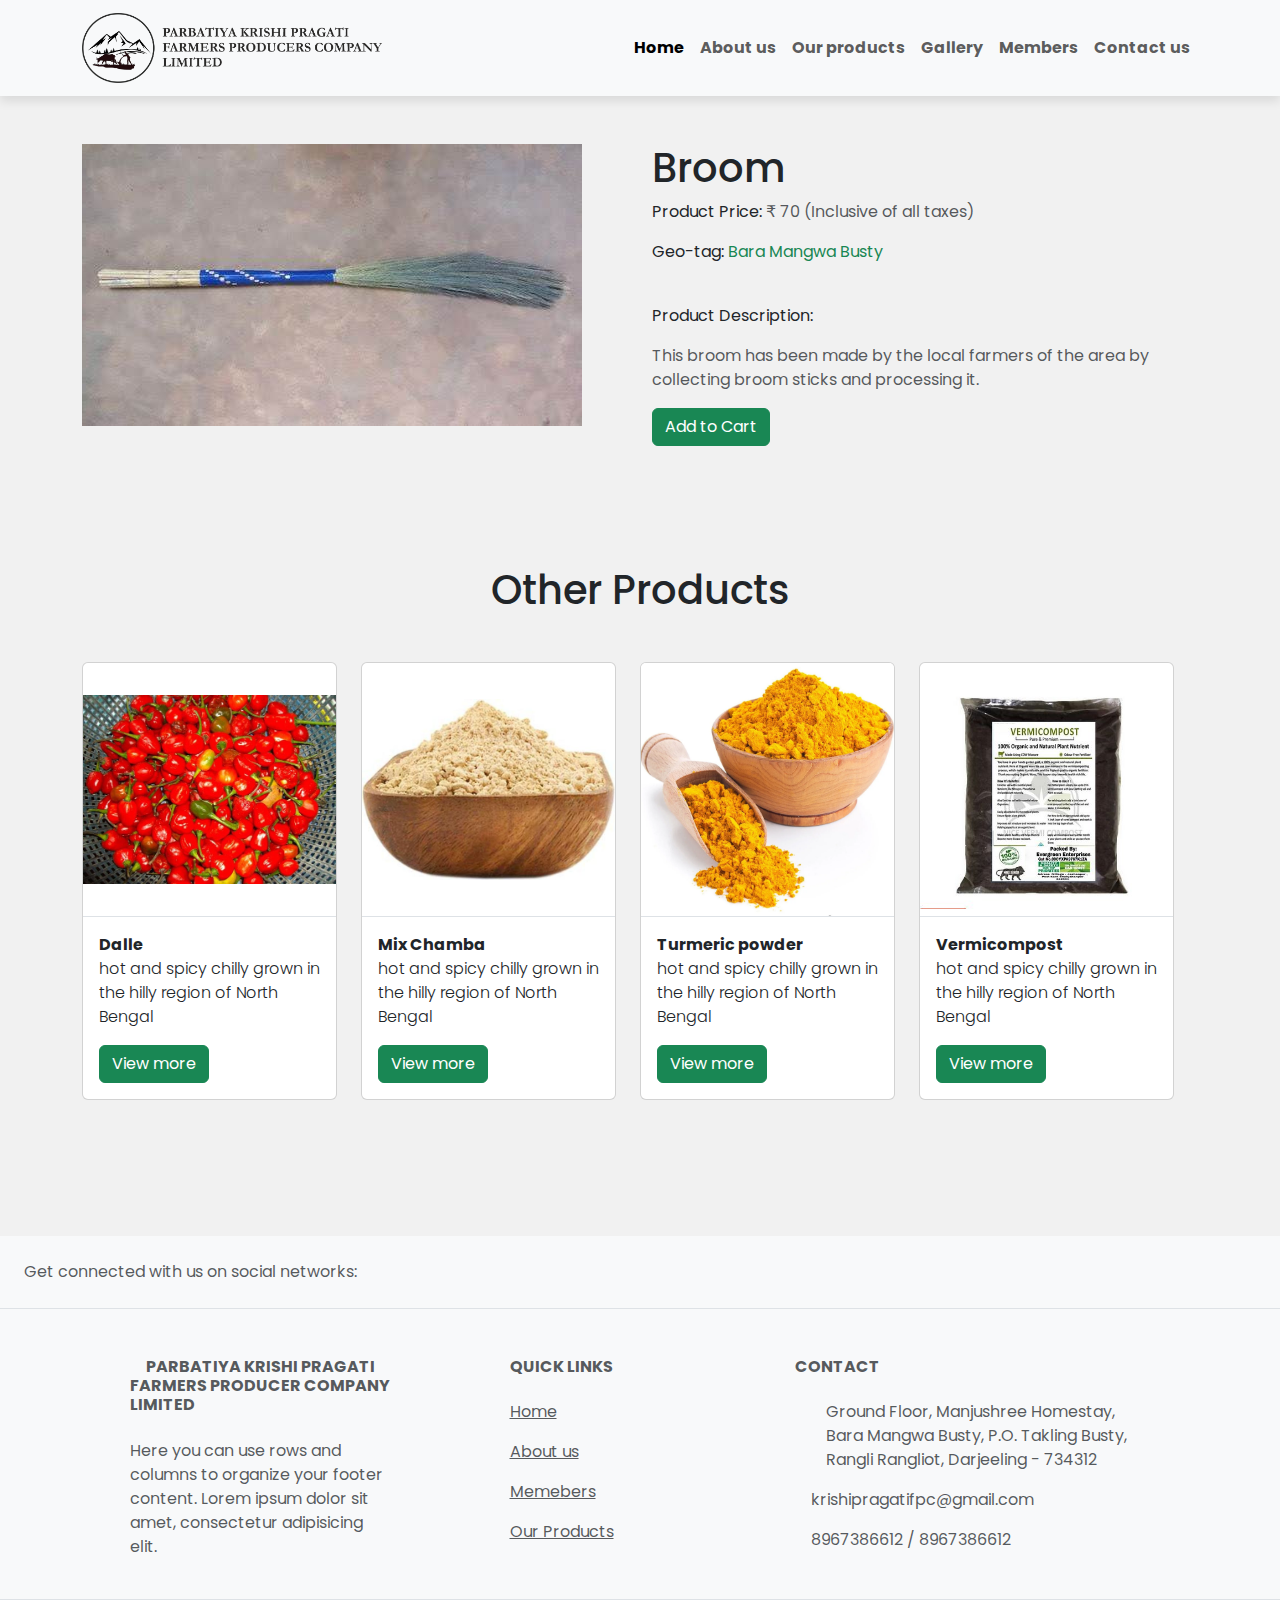
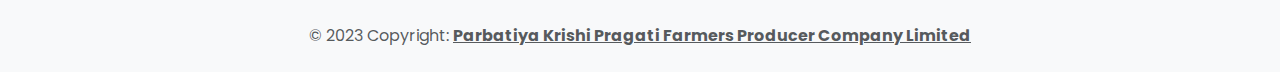
<file: products/broom.html>
<!DOCTYPE html>
<html>

<head>
    <meta charset="UTF-8">
    <meta name="viewport" content="width=device-width, initial-scale=1.0">
    <title>Broom</title>
    <link rel="stylesheet" href="https://cdn.jsdelivr.net/npm/bootstrap@5.3.0/dist/css/bootstrap.min.css">
    <link rel="stylesheet" href="/styles.css">
</head>

<body>
    <nav class="navbar navbar-expand-lg bg-body-tertiary" style="background-color: #77e21f;">
        <div class="container">
            <a class="navbar-brand" href="/index.html"><img src="/logo.jpg" alt="" srcset=""></a>
            <button class="navbar-toggler" type="button" data-bs-toggle="collapse" data-bs-target="#navbarNav"
                aria-controls="navbarNav" aria-expanded="false" aria-label="Toggle navigation">
                <span class="navbar-toggler-icon"></span>
            </button>
            <div class="collapse navbar-collapse" id="navbarNav">
                <ul class="navbar-nav" style="margin-left: auto;">
                    <li class="nav-item">
                        <a class="nav-link active" aria-current="page" href="/index.html">Home</a>
                    </li>
                    <li class="nav-item">
                        <a class="nav-link" href="/aboutus.html">About us</a>
                    </li>
                    <li class="nav-item">
                        <a class="nav-link" href="/products.html">Our products</a>
                    </li>
                    <li class="nav-item">
                        <a class="nav-link" href="/gallery.html">Gallery</a>
                    </li>
                    <li class="nav-item">
                        <a class="nav-link" href="/members.html">Members</a>
                    </li>
                    <li class="nav-item">
                        <a class="nav-link" href="#contact">Contact us</a>
                    </li>
                </ul>
            </div>
        </div>
    </nav>
    <div class="container mt-5">
        <div class="row mb-5">
            <div class="col-md-6 mb-xl-0 mb-lg-0 mb-md-0 mb-4">
                <img src="/images/broom.jpeg" alt="Product Image" class="img-fluid">
            </div>
            <div class="col-md-6">
                <h1>Broom</h1>
                <p>Product Price: <span class="text-muted"><span style="font-family: Arial, Helvetica, sans-serif;" >₹</span>
                    70 (Inclusive of all taxes)</span></p>
                    <p>Geo-tag: <span class="text-success">Bara Mangwa Busty</span></p>
                <br>
                <p>Product Description:</p>
                <p class="text-muted">This broom has been made by the local farmers of the area by collecting broom sticks and processing it.</p>

                <button class="btn btn-success">Add to Cart</button>
            </div>
        </div>
        <p>&nbsp;</p>
        <div class="row mt-5">
            <h1 class="text-center">Other Products</h1>
            <p>&nbsp;</p>
            <div class="row mb-4">
                <div
                    class="col-xl-3 col-lg-3 col-md-3 col-sm-12 mb-5 mb-xl-0 mx-lg-0 mb-md-0 d-flex justify-content-center">
                    <div class="card">
                        <img src="/images/dalle.jpg" class="image card-img-top border-bottom" alt="...">
                        <div class="card-body">
                            <p class="card-text">
                                <span class="fw-bold fs-6">Dalle</span><br>
                                <span class="fw-light desc">hot and spicy chilly grown in the hilly region of North
                                    Bengal</span>
                            </p>
                            <p class="card-text"><a href=""><button class="btn btn-success">View more</button></a></p>
                        </div>
                    </div>
                </div>

                <div
                    class="col-xl-3 col-lg-3 col-md-3 col-sm-12 mb-5 mb-xl-0 mx-lg-0 mb-md-0 d-flex justify-content-center">
                    <div class="card">
                        <img src="/images/mix-chamba.jpeg" class="image card-img-top border-bottom" alt="...">
                        <div class="card-body">
                            <p class="card-text">
                                <span class="fw-bold fs-6">Mix Chamba</span><br>
                                <span class="fw-light desc">hot and spicy chilly grown in the hilly region of North
                                    Bengal</span>
                            </p>
                            <p class="card-text"><a href=""><button class="btn btn-success">View more</button></a></p>
                        </div>
                    </div>
                </div>

                <div class="col-xl-3 col-lg-3 col-md-3 col-sm-12 mb-5 mb-xl-0 mx-lg-0 mb-md-0 d-flex justify-content-center">
                    <div class="card">
                        <img src="/images/turmeric-powder.webp" class="image card-img-top border-bottom" alt="...">
                        <div class="card-body">
                            <p class="card-text">
                                <span class="fw-bold fs-6">Turmeric powder</span><br>
                                <span class="fw-light desc">hot and spicy chilly grown in the hilly region of North
                                    Bengal</span>
                            </p>
                            <p class="card-text"><a href=""><button class="btn btn-success">View more</button></a></p>
                        </div>
                    </div>
                </div>

                <div class="col-xl-3 col-lg-3 col-md-3 col-sm-12 mb-xl-0 mx-lg-0 mb-md-0 mb-5 d-flex justify-content-center">
                    <div class="card">
                        <img src="/images/vermi-compost.jpeg" class="image card-img-top border-bottom" alt="...">
                        <div class="card-body">
                            <p class="card-text">
                                <span class="fw-bold fs-6">Vermicompost</span><br>
                                <span class="fw-light desc">hot and spicy chilly grown in the hilly region of North
                                    Bengal</span>
                            </p>
                            <p class="card-text"><a href=""><button class="btn btn-success">View more</button></a></p>
                        </div>
                    </div>
                </div>
            </div>
        </div>
    </div>
    <p>&nbsp;</p>
    <p>&nbsp;</p>
    <!-- Footer -->
    <footer class="text-center text-lg-start bg-light text-muted mt-5">
        <!-- Section: Social media -->
        <section class="d-flex justify-content-center justify-content-lg-between p-4 border-bottom">
            <!-- Left -->
            <div class="me-5 d-none d-lg-block">
                <span>Get connected with us on social networks:</span>
            </div>
            <!-- Left -->

            <!-- Right -->
            <div>
                <a href="" class="me-4 text-reset">
                    <i class="fab fa-facebook-f"></i>
                    <!-- <i class="fa fa-facebook" aria-hidden="true"></i> -->
                </a>
                <a href="" class="me-4 text-reset">
                    <i class="fab fa-twitter"></i>
                </a>
                <a href="" class="me-4 text-reset">
                    <i class="fab fa-google"></i>
                </a>
                <a href="" class="me-4 text-reset">
                    <i class="fab fa-instagram"></i>
                </a>
                <a href="" class="me-4 text-reset">
                    <i class="fab fa-linkedin"></i>
                </a>
                <a href="" class="me-4 text-reset">
                    <i class="fab fa-github"></i>
                </a>
            </div>
            <!-- Right -->
        </section>
        <!-- Section: Social media -->

        <!-- Section: Links  -->
        <section class="">
            <div class="container text-center text-md-start mt-5">
                <!-- Grid row -->
                <div class="row mt-3">
                    <!-- Grid column -->
                    <div class="col-md-3 col-lg-4 col-xl-3 mx-auto mb-4">
                        <!-- Content -->
                        <h6 class="text-uppercase fw-bold mb-4">
                            <i class="fas fa-gem me-3"></i>Parbatiya Krishi Pragati Farmers Producer Company Limited
                        </h6>
                        <p>
                            Here you can use rows and columns to organize your footer content. Lorem ipsum
                            dolor sit amet, consectetur adipisicing elit.
                        </p>
                    </div>
                    <!-- Grid column -->

                    <!-- Grid column -->
                    <div class="col-md-2 col-lg-2 col-xl-2 mx-auto mb-4">
                        <!-- Links -->
                        <h6 class="text-uppercase fw-bold mb-4">
                            Quick links
                        </h6>
                        <p>
                            <a href="#!" class="text-reset">Home</a>
                        </p>
                        <p>
                            <a href="#!" class="text-reset">About us</a>
                        </p>
                        <p>
                            <a href="#!" class="text-reset">Memebers</a>
                        </p>
                        <p>
                            <a href="#!" class="text-reset">Our Products</a>
                        </p>
                    </div>
                    <!-- Grid column -->

                    <!-- Grid column -->
                    <!-- <div class="col-md-3 col-lg-2 col-xl-2 mx-auto mb-4">
                        <h6 class="text-uppercase fw-bold mb-4">
                            Useful links
                        </h6>
                        <p>
                            <a href="#!" class="text-reset">Pricing</a>
                        </p>
                        <p>
                            <a href="#!" class="text-reset">Settings</a>
                        </p>
                        <p>
                            <a href="#!" class="text-reset">Orders</a>
                        </p>
                        <p>
                            <a href="#!" class="text-reset">Help</a>
                        </p>
                    </div> -->
                    <!-- Grid column -->

                    <!-- Grid column -->
                    <div class="col-md-4 col-lg-4 col-xl-4 mx-auto mb-md-0 mb-4" id="contact">
                        <!-- Links -->
                        <h6 class="text-uppercase fw-bold mb-4">Contact</h6>
                        <p>
                        <div class="row">
                            <div class="col-1">
                                <i class="fas fa-home me-3"></i>
                            </div>
                            <div class="col-11">
                                <span class="text-start">Ground Floor, Manjushree Homestay, Bara Mangwa Busty, P.O.
                                    Takling Busty, Rangli Rangliot, Darjeeling - 734312</span>
                            </div>
                        </div>
                        </p>
                        <p>
                            <i class="fas fa-envelope me-3"></i>
                            krishipragatifpc@gmail.com
                        </p>
                        <p><i class="fas fa-phone me-3"></i>8967386612 / 8967386612</p>
                        <!-- <p><i class="fas fa-print me-3"></i> + 01 234 567 89</p> -->
                    </div>
                    <!-- Grid column -->
                </div>
                <!-- Grid row -->
            </div>
        </section>
        <!-- Section: Links  -->

        <!-- Copyright -->
        <!-- <div class="text-center p-4" style="background-color: rgba(0, 0, 0, 0.05);"> -->
        <div class="text-center p-4 border-top">
            © 2023 Copyright:
            <a class="text-reset fw-bold" href="https://mdbootstrap.com/">Parbatiya Krishi Pragati Farmers Producer
                Company Limited</a>
        </div>
        <!-- Copyright -->
    </footer>
    <!-- Footer -->
    <script src="https://cdn.jsdelivr.net/npm/bootstrap@5.3.0/dist/js/bootstrap.min.js"></script>
</body>

</html>
</file>
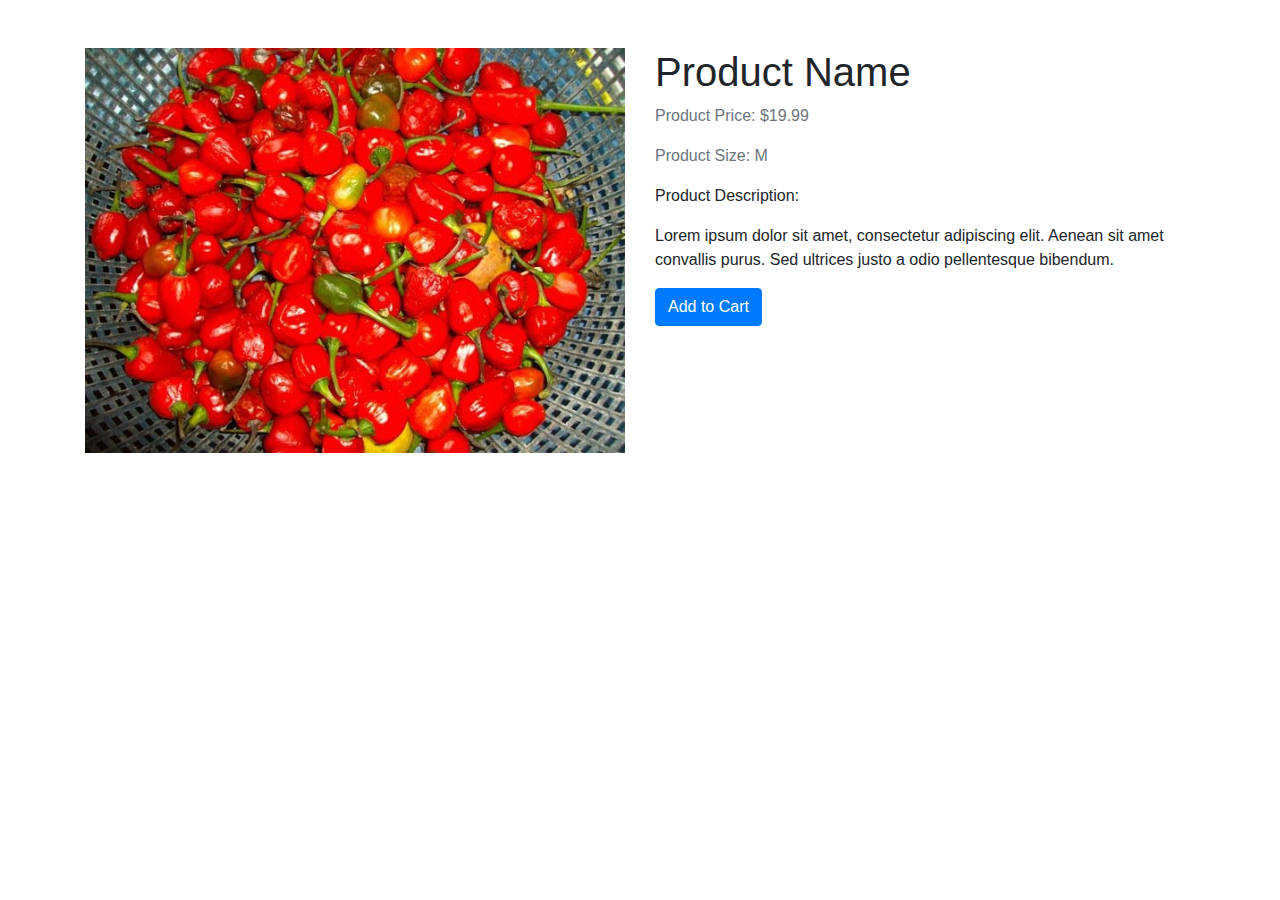
<file: products/test.html>
<!DOCTYPE html>
<html lang="en">
<head>
    <meta charset="UTF-8">
    <meta name="viewport" content="width=device-width, initial-scale=1.0">
    <title>Product Page</title>
    <!-- Include Bootstrap CSS -->
    <link rel="stylesheet" href="https://maxcdn.bootstrapcdn.com/bootstrap/4.5.2/css/bootstrap.min.css">
</head>
<body>

<div class="container mt-5">
    <div class="row">
        <div class="col-md-6">
            <img src="/images/dalle.jpg" alt="Product Image" class="img-fluid">
        </div>
        <div class="col-md-6">
            <h1>Product Name</h1>
            <p class="text-muted">Product Price: $19.99</p>
            <p class="text-muted">Product Size: M</p>
            <p>Product Description:</p>
            <p>Lorem ipsum dolor sit amet, consectetur adipiscing elit. Aenean sit amet convallis purus. Sed ultrices justo a odio pellentesque bibendum.</p>
            <button class="btn btn-primary">Add to Cart</button>
        </div>
    </div>
</div>

<!-- Include Bootstrap JS and jQuery -->
<script src="https://code.jquery.com/jquery-3.5.1.slim.min.js"></script>
<script src="https://cdn.jsdelivr.net/npm/@popperjs/core@2.11.6/dist/umd/popper.min.js"></script>
<script src="https://maxcdn.bootstrapcdn.com/bootstrap/4.5.2/js/bootstrap.min.js"></script>

</body>
</html>
</file>
<file: styles.css>
@import url('https://fonts.googleapis.com/css?family=Rajdhani:300,400,500,600,700');
@import url('https://fonts.googleapis.com/css?family=Poppins:100,100i,200,200i,300,300i,400,400i,500,500i,600,600i,700,700i,800,800i,900,900i');

body {
    /* font-family: 'Times New Roman', Times, serif; */
    font-family: poppins;
    background-color: #f1f1f1;
}

.navbar-brand {
    font-size: unset;
    height: 5rem;
}

.navbar-brand img {
    height: 100%;
    width: 100%;
}

.navbar {
    box-shadow: 0 5px 10px rgba(0, 0, 0, 0.1);
}

.nav-item a {
    font-weight: bold;
}

.image {
    width: 100%;
    height: 100%;
    object-fit: contain;
}

.image-box img {
    width: 350px;
    height: 300px;
    /* Set the height of the div */
    border: 1px solid #ccc;
    border-radius: 5px;
    /* Add a border for better visualization */
    display: flex;
    /* Use flex display to center content vertically and horizontally */
    align-items: center;
    /* Center vertically */
    justify-content: center;
    /* Center horizontally */
    overflow: hidden;
}

.card-text .link {
    color: black;
    text-decoration: none;
}

.card-body .link:hover {
    color: orange;
}

.main-text h1,
.main-text h5 {
    font-weight: bold;
    /* font-family: Arial, Helvetica, sans-serif; */
}

.count {
    font-weight: bold;
    font-size: 50px;
    color: white;
}

.count-title {
    font-weight: bold;
    font-size: 25px;
    color: white;
}



.main-text .btn {
    width: 25%;
}

@media screen and (max-width: 468px) {
    .navbar-brand {
        width: 250px;
        height: 80px;
    }

    .main-text h1 {
        font-size: 16px;
    }

    .main-text h5 {
        font-size: 12px;
        /* margin-top: 10px; */
    }

    .main-text button {
        width: 100px;
        height: 20px;
    }

    .main-text button span {
        display: block;
        text-align: center;
        font-size: 10px;
        position: relative;
        top: 50%;
        transform: translateY(-50%);
    }
}
</file>
